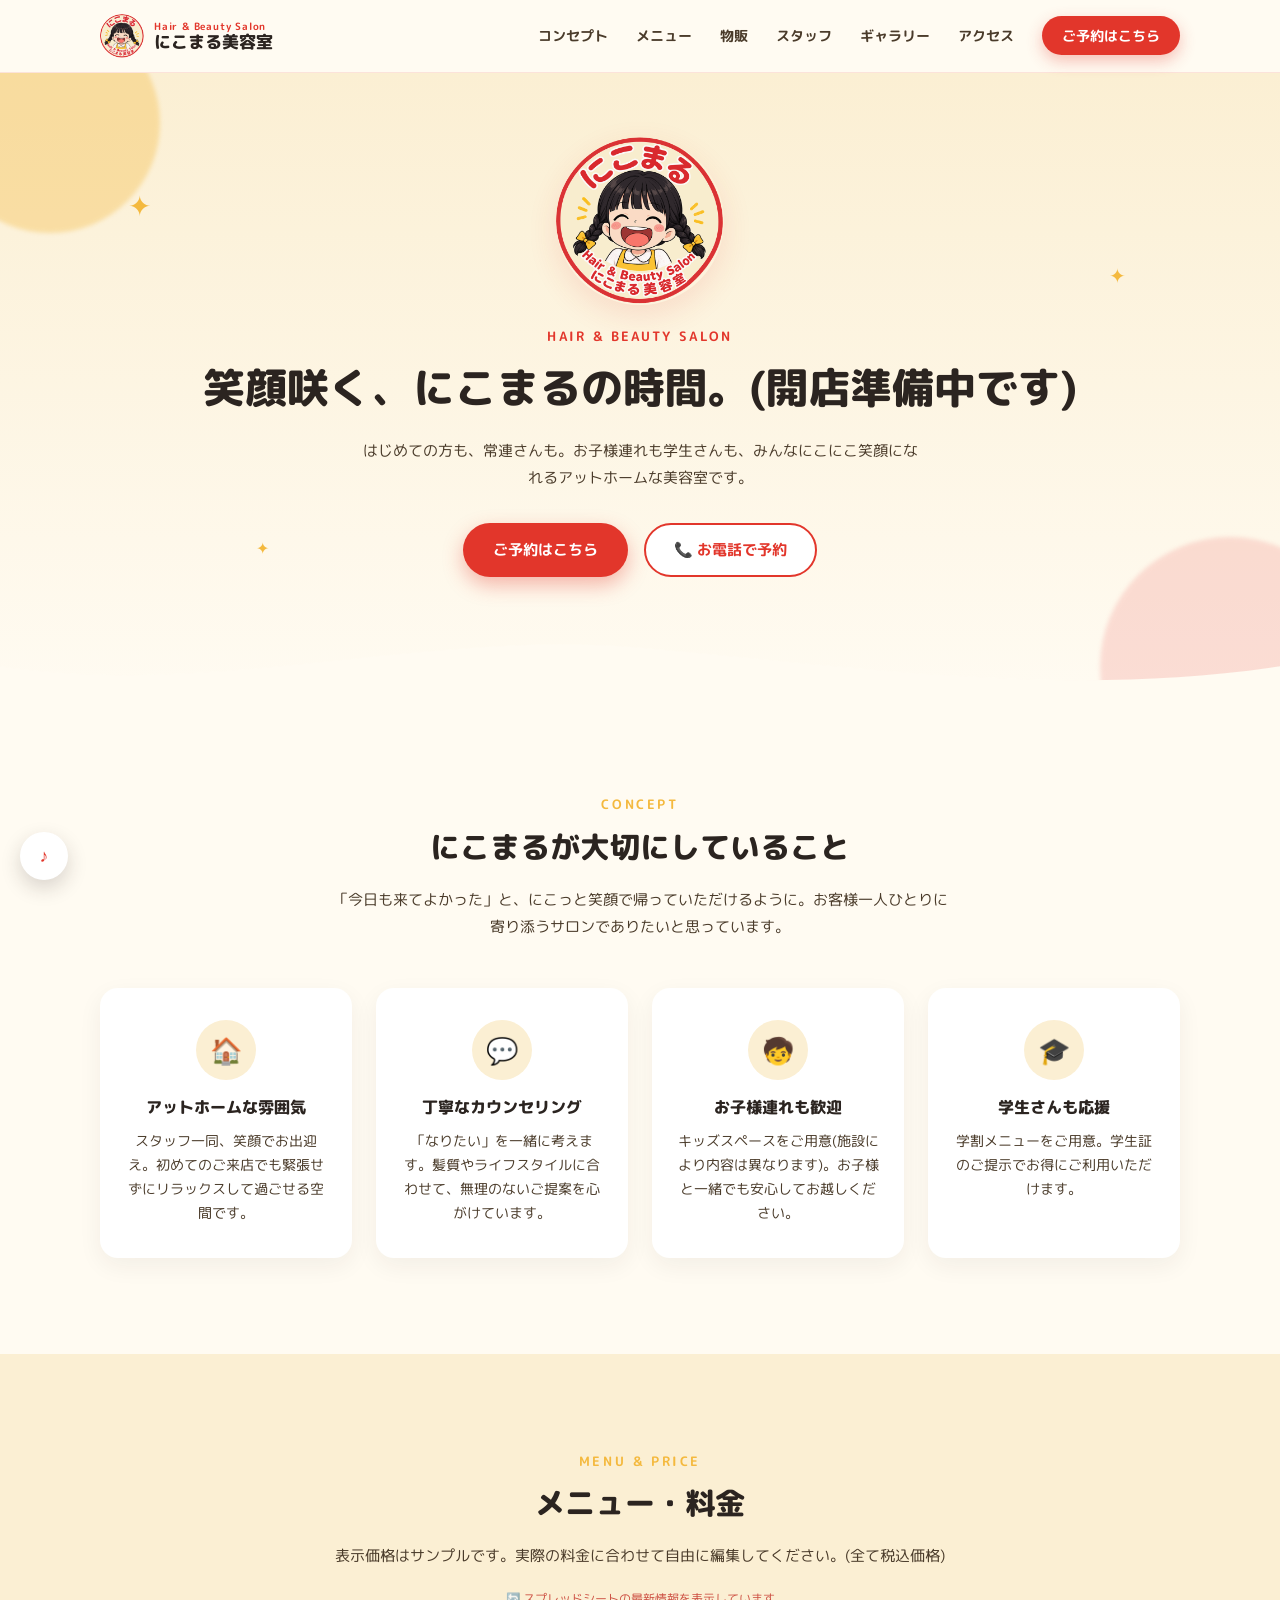
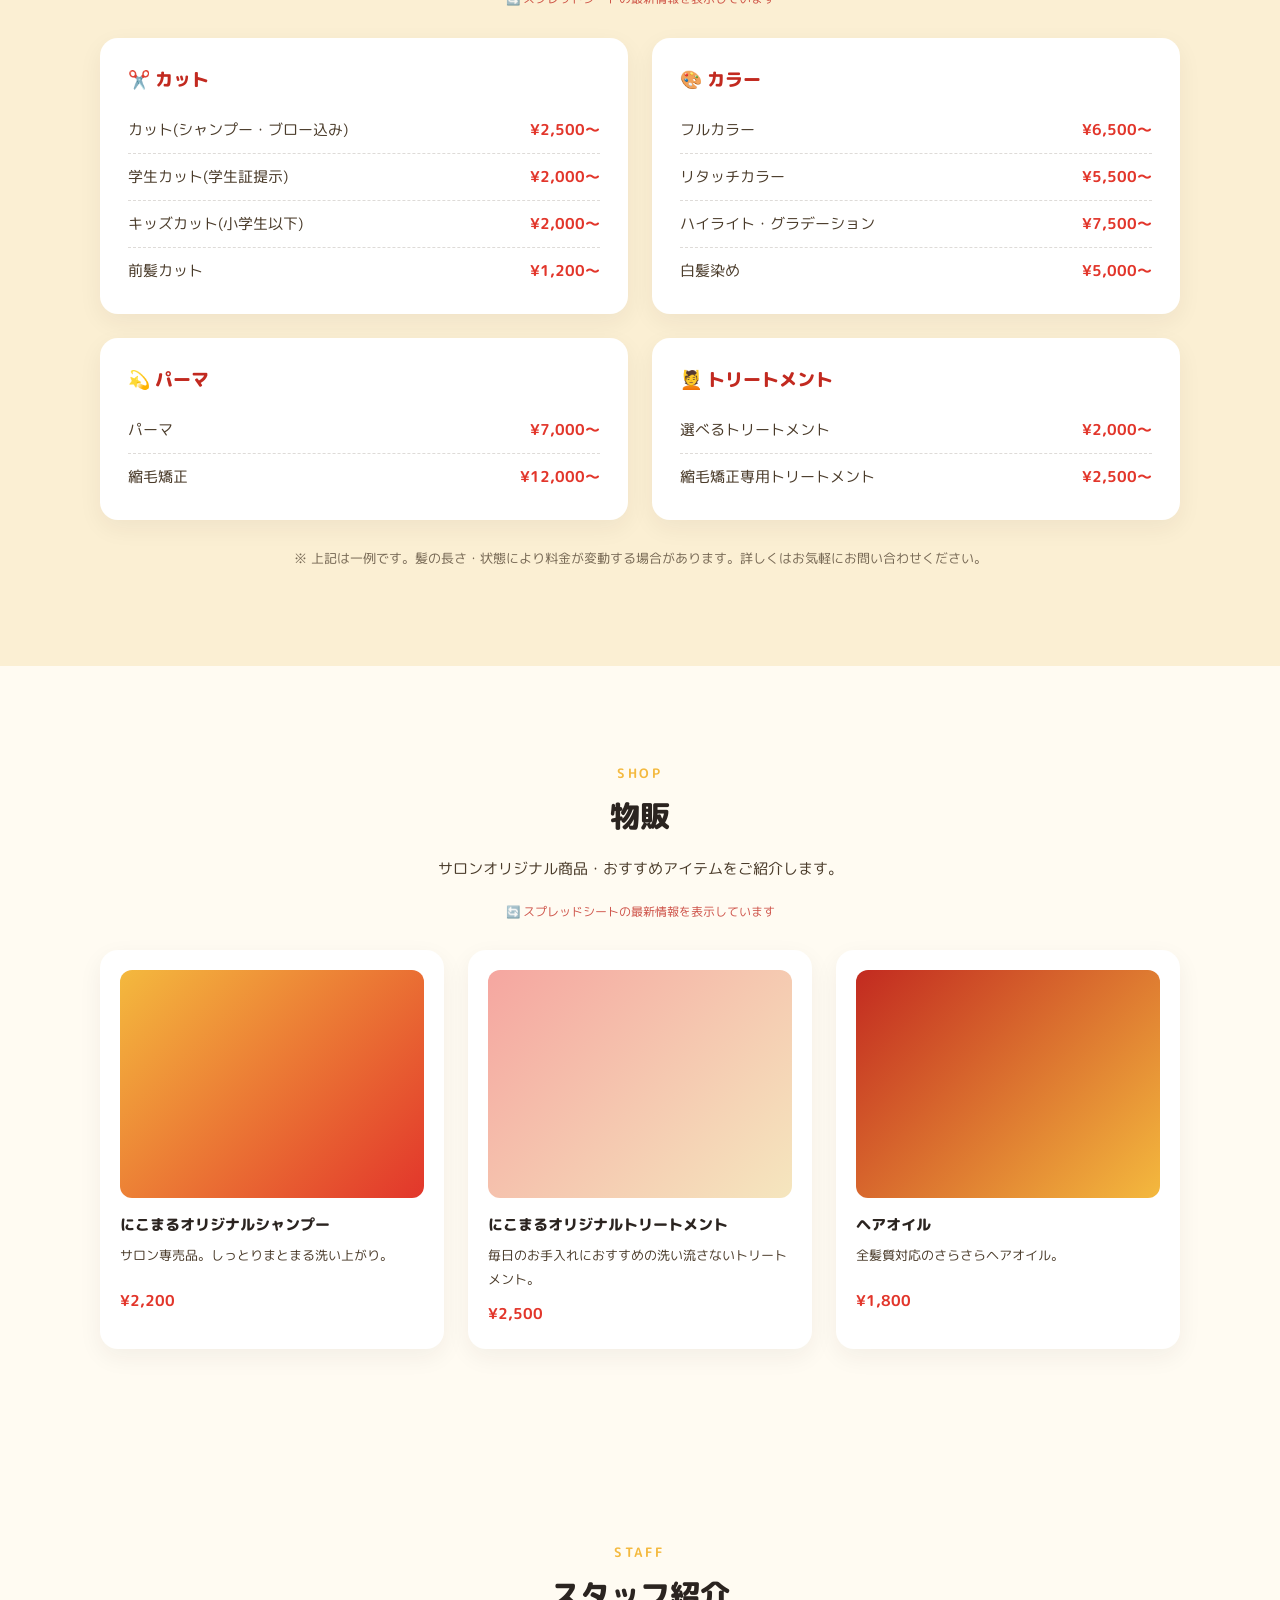
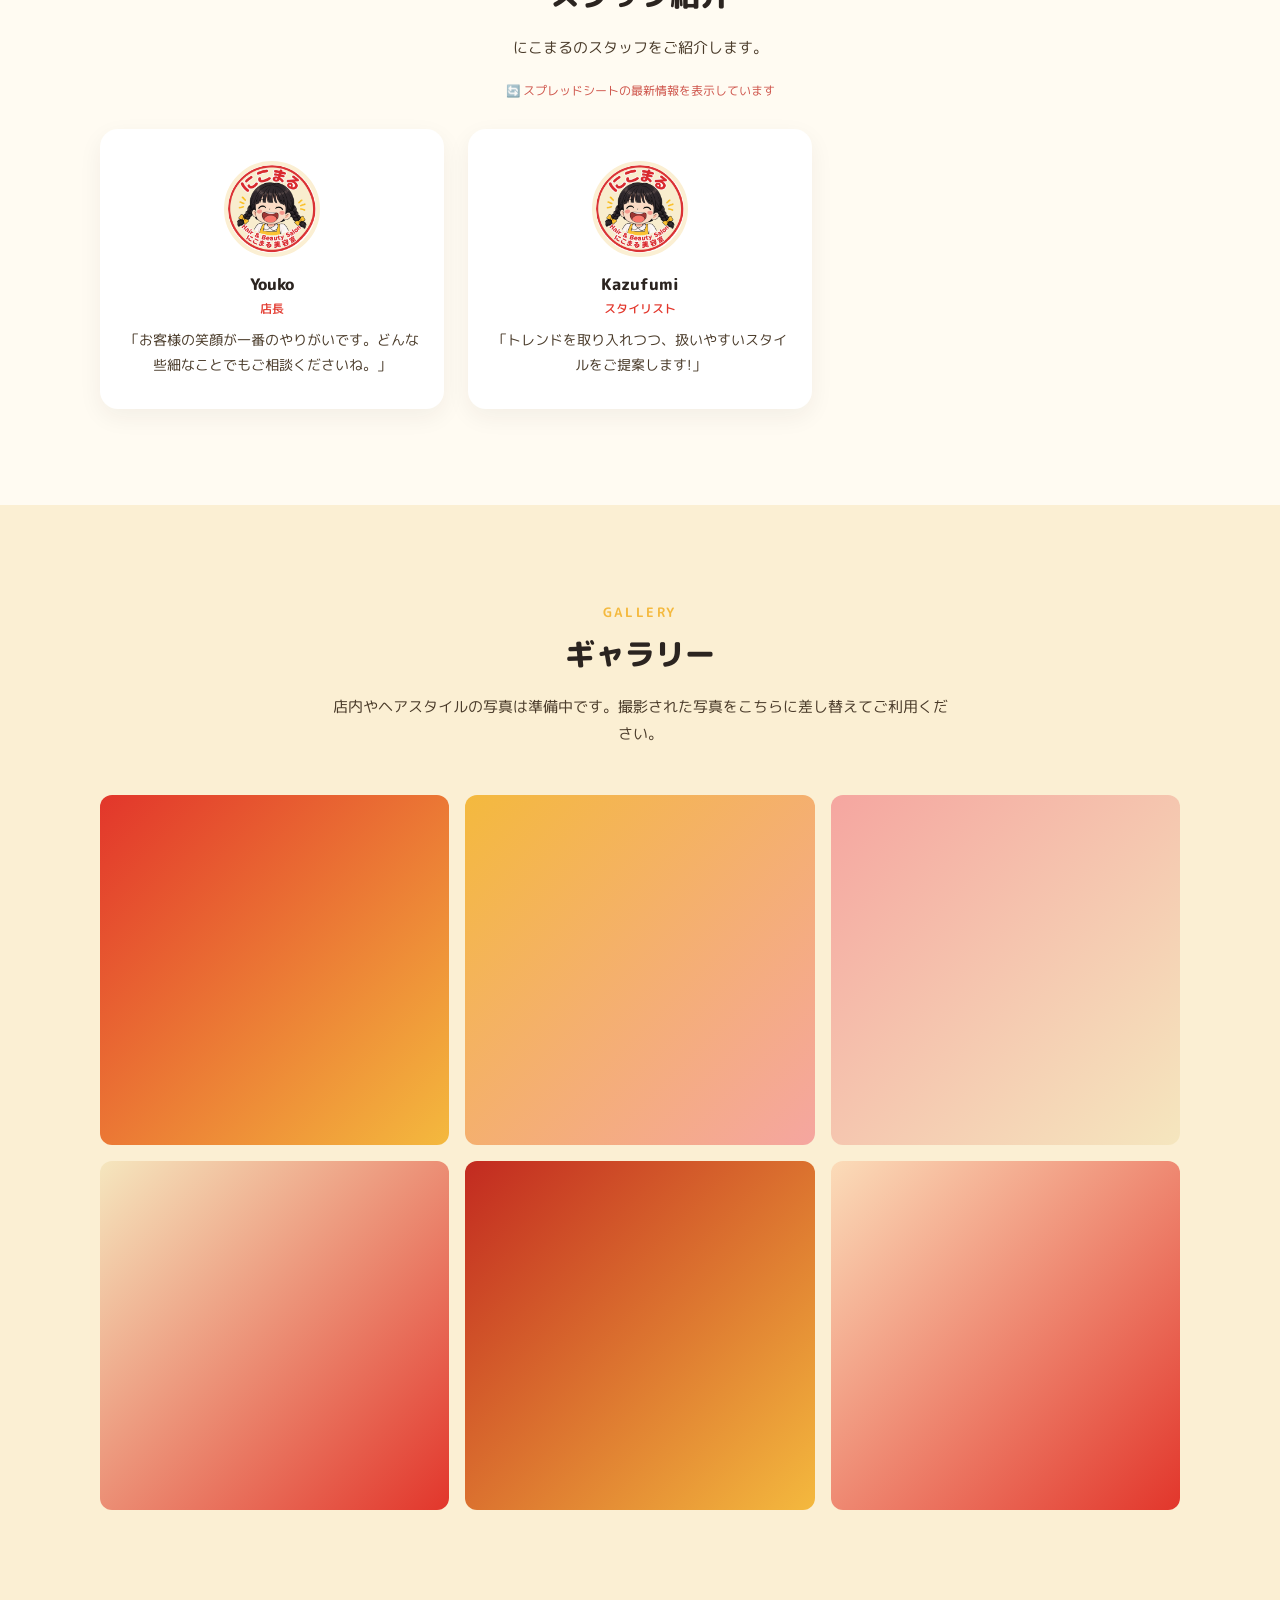
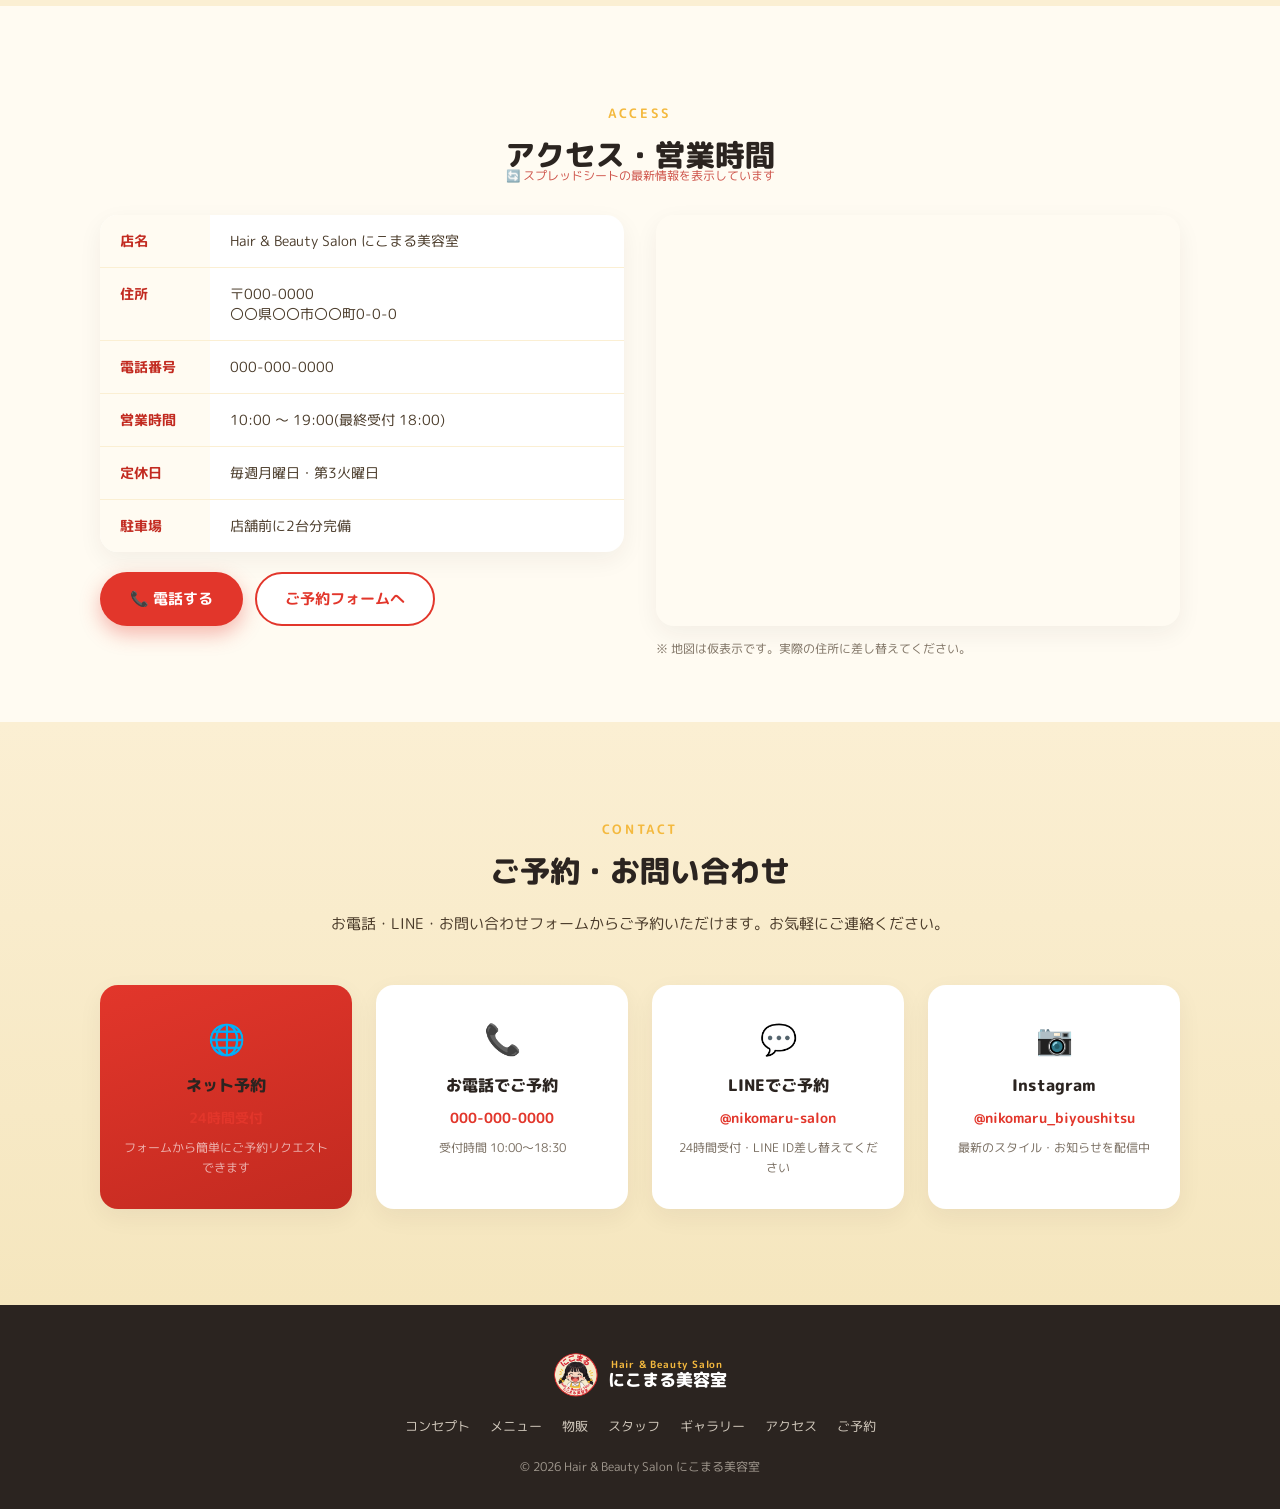
<file: index.html>
<!doctype html><html><head><meta charset=utf8><meta name=viewport content="width=device-width,initial-scale=1,viewport-fit=cover"><style>:root{color-scheme:light;box-sizing:border-box;padding-top:env(safe-area-inset-top,0px);padding-bottom:env(safe-area-inset-bottom,0px)}html{scroll-padding-top:env(safe-area-inset-top,0px)}body{margin:0;padding:0;font:14px -apple-system,BlinkMacSystemFont,sans-serif;background:#faf9f5;color:#141413}img{max-width:100%}[hidden]:not([hidden=until-found i]){display:none!important}</style></head><body>
<!doctype html>
<html lang="ja">
<head>
<meta charset="UTF-8">
<meta name="viewport" content="width=device-width, initial-scale=1, viewport-fit=cover">
<title>Hair &amp; Beauty Salon にこまる美容室</title>
<meta name="description" content="にこまる美容室は、笑顔があふれるアットホームな美容室です。カット・カラー・パーマ・トリートメントなど、お子様連れの方も学生さんも安心してお越しいただけます。">
<link rel="icon" href="assets/img/logo.png" type="image/png">
<link rel="apple-touch-icon" href="assets/img/logo.png">
<link rel="preconnect" href="https://fonts.googleapis.com">
<link rel="preconnect" href="https://fonts.gstatic.com" crossorigin>
<link href="https://fonts.googleapis.com/css2?family=M+PLUS+Rounded+1c:wght@400;500;700;800&display=swap" rel="stylesheet">
<link rel="stylesheet" href="css/style.css">
</head>
<body>

<a class="skip-link" href="#main">本文へスキップ</a>

<header class="site-header" id="header">
  <div class="container header-inner">
    <a class="brand" href="#top">
      <img src="assets/img/logo.png" alt="にこまる美容室 ロゴ" class="brand-logo">
      <span class="brand-text">
        <span class="brand-text-en">Hair &amp; Beauty Salon</span>
        <span class="brand-text-ja">にこまる美容室</span>
      </span>
    </a>

    <nav class="nav" id="nav">
      <ul>
        <li><a href="#concept">コンセプト</a></li>
        <li><a href="#menu">メニュー</a></li>
        <li><a href="#shop">物販</a></li>
        <li><a href="#staff">スタッフ</a></li>
        <li><a href="#gallery">ギャラリー</a></li>
        <li><a href="#access">アクセス</a></li>
        <li><a href="#contact" class="nav-cta">ご予約はこちら</a></li>
      </ul>
    </nav>

    <button class="nav-toggle" id="navToggle" aria-label="メニューを開く" aria-expanded="false" aria-controls="nav">
      <span></span><span></span><span></span>
    </button>
  </div>
</header>

<main id="main">

  <!-- HERO -->
  <section class="hero" id="top">
    <div class="hero-bg" aria-hidden="true">
      <span class="blob blob-1"></span>
      <span class="blob blob-2"></span>
      <span class="sparkle sparkle-1">✦</span>
      <span class="sparkle sparkle-2">✦</span>
      <span class="sparkle sparkle-3">✦</span>
    </div>
    <div class="container hero-inner">
      <img src="assets/img/logo.png" alt="にこまる美容室 ロゴ" class="hero-logo">
      <p class="hero-eyebrow">HAIR &amp; BEAUTY SALON</p>
      <h1 class="hero-title" id="heroTitle">笑顔咲く、<br class="sp-only">にこまるの時間。</h1>
      <p class="hero-lead" id="heroLead">はじめての方も、常連さんも。<br class="sp-only">お子様連れも学生さんも、みんなにこにこ笑顔になれる<br class="sp-only">アットホームな美容室です。</p>
      <div class="hero-actions">
        <a href="#contact" class="btn btn-primary">ご予約はこちら</a>
        <a href="tel:0000000000" class="btn btn-outline" id="heroCallBtn">📞 お電話で予約</a>
      </div>
    </div>
    <div class="hero-wave" aria-hidden="true">
      <svg viewBox="0 0 1440 120" preserveAspectRatio="none"><path d="M0,64 C240,120 480,0 720,32 C960,64 1200,120 1440,64 L1440,120 L0,120 Z"></path></svg>
    </div>
  </section>

  <!-- CONCEPT -->
  <section class="section" id="concept">
    <div class="container">
      <p class="section-eyebrow">CONCEPT</p>
      <h2 class="section-title">にこまるが大切にしていること</h2>
      <p class="section-lead" id="conceptLead">「今日も来てよかった」と、にこっと笑顔で帰っていただけるように。<br class="sp-only">お客様一人ひとりに寄り添うサロンでありたいと思っています。</p>

      <div class="cards cards-4 reveal-group">
        <div class="card reveal">
          <div class="card-icon">🏠</div>
          <h3 id="conceptCard1Title">アットホームな雰囲気</h3>
          <p id="conceptCard1Text">スタッフ一同、笑顔でお出迎え。初めてのご来店でも緊張せずにリラックスして過ごせる空間です。</p>
        </div>
        <div class="card reveal">
          <div class="card-icon">💬</div>
          <h3 id="conceptCard2Title">丁寧なカウンセリング</h3>
          <p id="conceptCard2Text">「なりたい」を一緒に考えます。髪質やライフスタイルに合わせて、無理のないご提案を心がけています。</p>
        </div>
        <div class="card reveal">
          <div class="card-icon">🧒</div>
          <h3 id="conceptCard3Title">お子様連れも歓迎</h3>
          <p id="conceptCard3Text">キッズスペースをご用意(施設により内容は異なります)。お子様と一緒でも安心してお越しください。</p>
        </div>
        <div class="card reveal">
          <div class="card-icon">🎓</div>
          <h3 id="conceptCard4Title">学生さんも応援</h3>
          <p id="conceptCard4Text">学割メニューをご用意。学生証のご提示でお得にご利用いただけます。</p>
        </div>
      </div>
    </div>
  </section>

  <!-- MENU -->
  <section class="section section-alt" id="menu">
    <div class="container">
      <p class="section-eyebrow">MENU &amp; PRICE</p>
      <h2 class="section-title">メニュー・料金</h2>
      <p class="section-lead" id="menuLead">表示価格はサンプルです。実際の料金に合わせて自由に編集してください。<br class="sp-only">(全て税込価格)</p>
      <p class="sync-note" id="menuSyncNote"></p>

      <div class="menu-grid reveal-group" id="menuGrid">
        <div class="menu-block reveal">
          <h3>✂️ カット</h3>
          <ul class="menu-list">
            <li><span>カット(シャンプー・ブロー込み)</span><span class="price">¥4,400〜</span></li>
            <li><span>学生カット</span><span class="price">¥3,300〜</span></li>
            <li><span>キッズカット(小学生以下)</span><span class="price">¥2,200〜</span></li>
            <li><span>前髪カット</span><span class="price">¥1,100〜</span></li>
          </ul>
        </div>
        <div class="menu-block reveal">
          <h3>🎨 カラー</h3>
          <ul class="menu-list">
            <li><span>フルカラー</span><span class="price">¥6,600〜</span></li>
            <li><span>リタッチカラー</span><span class="price">¥5,500〜</span></li>
            <li><span>ハイライト・グラデーション</span><span class="price">¥8,800〜</span></li>
            <li><span>白髪染め</span><span class="price">¥6,600〜</span></li>
          </ul>
        </div>
        <div class="menu-block reveal">
          <h3>💫 パーマ</h3>
          <ul class="menu-list">
            <li><span>パーマ</span><span class="price">¥7,700〜</span></li>
            <li><span>デジタルパーマ</span><span class="price">¥9,900〜</span></li>
            <li><span>縮毛矯正</span><span class="price">¥11,000〜</span></li>
          </ul>
        </div>
        <div class="menu-block reveal">
          <h3>💆 トリートメント</h3>
          <ul class="menu-list">
            <li><span>ヘッドスパ</span><span class="price">¥3,300〜</span></li>
            <li><span>選べるトリートメント</span><span class="price">¥2,200〜</span></li>
            <li><span>縮毛矯正専用トリートメント</span><span class="price">¥3,300〜</span></li>
          </ul>
        </div>
      </div>
      <p class="menu-note" id="menuNote">※ 上記は一例です。髪の長さ・状態により料金が変動する場合があります。詳しくはお気軽にお問い合わせください。</p>
    </div>
  </section>

  <!-- SHOP -->
  <section class="section" id="shop">
    <div class="container">
      <p class="section-eyebrow">SHOP</p>
      <h2 class="section-title">物販</h2>
      <p class="section-lead" id="shopLead">サロンオリジナル商品・おすすめアイテムをご紹介します。</p>
      <p class="sync-note" id="shopSyncNote"></p>

      <div class="shop-grid reveal-group" id="shopGrid">
        <div class="shop-card reveal">
          <div class="shop-img shop-img-1"></div>
          <h3>にこまるオリジナルシャンプー</h3>
          <p class="shop-desc">サロン専売品。しっとりまとまる洗い上がり。</p>
          <span class="shop-price">¥2,200</span>
        </div>
        <div class="shop-card reveal">
          <div class="shop-img shop-img-2"></div>
          <h3>にこまるオリジナルトリートメント</h3>
          <p class="shop-desc">毎日のお手入れにおすすめの洗い流さないトリートメント。</p>
          <span class="shop-price">¥2,500</span>
        </div>
        <div class="shop-card reveal">
          <div class="shop-img shop-img-3"></div>
          <h3>ヘアオイル</h3>
          <p class="shop-desc">全髪質対応のさらさらヘアオイル。</p>
          <span class="shop-price">¥1,800</span>
        </div>
      </div>
    </div>
  </section>

  <!-- STAFF -->
  <section class="section" id="staff">
    <div class="container">
      <p class="section-eyebrow">STAFF</p>
      <h2 class="section-title">スタッフ紹介</h2>
      <p class="section-lead" id="staffLead">にこまるのスタッフをご紹介します。</p>
      <p class="sync-note" id="staffSyncNote"></p>

      <div class="staff-grid reveal-group" id="staffGrid">
        <div class="staff-card reveal">
          <img src="assets/img/logo.png" alt="スタッフ にこ" class="staff-avatar">
          <h3>にこ <span>店長 / スタイリスト</span></h3>
          <p>「お客様の笑顔が一番のやりがいです。どんな些細なことでもご相談くださいね。」</p>
        </div>
        <div class="staff-card reveal">
          <img src="assets/img/logo.png" alt="スタッフ まる" class="staff-avatar">
          <h3>まる <span>スタイリスト</span></h3>
          <p>「トレンドを取り入れつつ、扱いやすいスタイルをご提案します!」</p>
        </div>
        <div class="staff-card reveal">
          <img src="assets/img/logo.png" alt="スタッフ ひなた" class="staff-avatar">
          <h3>ひなた <span>アシスタント</span></h3>
          <p>「丁寧なシャンプーとヘッドスパで、癒やしの時間をお届けします。」</p>
        </div>
      </div>
    </div>
  </section>

  <!-- GALLERY -->
  <section class="section section-alt" id="gallery">
    <div class="container">
      <p class="section-eyebrow">GALLERY</p>
      <h2 class="section-title">ギャラリー</h2>
      <p class="section-lead" id="galleryLead">店内やヘアスタイルの写真は準備中です。撮影された写真をこちらに差し替えてご利用ください。</p>

      <div class="gallery-grid reveal-group">
        <div class="gallery-item reveal g1"></div>
        <div class="gallery-item reveal g2"></div>
        <div class="gallery-item reveal g3"></div>
        <div class="gallery-item reveal g4"></div>
        <div class="gallery-item reveal g5"></div>
        <div class="gallery-item reveal g6"></div>
      </div>
    </div>
  </section>

  <!-- ACCESS -->
  <section class="section" id="access">
    <div class="container">
      <p class="section-eyebrow">ACCESS</p>
      <h2 class="section-title">アクセス・営業時間</h2>
      <p class="sync-note" id="infoSyncNote"></p>

      <div class="access-wrap">
        <div class="access-info reveal">
          <table class="info-table">
            <tr><th>店名</th><td id="infoStoreName">Hair &amp; Beauty Salon にこまる美容室</td></tr>
            <tr><th>住所</th><td id="infoAddress">〒000-0000<br>〇〇県〇〇市〇〇町0-0-0</td></tr>
            <tr><th>電話番号</th><td><a href="tel:0000000000" id="infoPhone">000-000-0000</a></td></tr>
            <tr><th>営業時間</th><td id="infoHours">10:00 〜 19:00(最終受付 18:00)</td></tr>
            <tr><th>定休日</th><td id="infoHolidays">毎週月曜日・第3火曜日</td></tr>
            <tr><th>駐車場</th><td id="infoParking">店舗前に2台分完備</td></tr>
          </table>
          <div class="access-actions">
            <a href="tel:0000000000" class="btn btn-primary" id="accessCallBtn">📞 電話する</a>
            <a href="#contact" class="btn btn-outline">ご予約フォームへ</a>
          </div>
        </div>
        <div class="access-map reveal">
          <iframe
            title="にこまる美容室 地図"
            id="accessMapFrame"
            src="https://www.google.com/maps?q=%E9%A7%85&output=embed"
            loading="lazy"
            referrerpolicy="no-referrer-when-downgrade">
          </iframe>
          <p class="map-note">※ 地図は仮表示です。実際の住所に差し替えてください。</p>
        </div>
      </div>
    </div>
  </section>

  <!-- CONTACT -->
  <section class="section section-contact" id="contact">
    <div class="container">
      <p class="section-eyebrow">CONTACT</p>
      <h2 class="section-title">ご予約・お問い合わせ</h2>
      <p class="section-lead" id="contactLead">お電話・LINE・お問い合わせフォームからご予約いただけます。<br class="sp-only">お気軽にご連絡ください。</p>

      <div class="contact-grid reveal-group">
        <a href="yoyaku.html" class="contact-card reveal contact-card-highlight">
          <div class="contact-icon">🌐</div>
          <h3>ネット予約</h3>
          <p>24時間受付</p>
          <span class="contact-sub">フォームから簡単にご予約リクエストできます</span>
        </a>
        <a href="tel:0000000000" class="contact-card reveal" id="contactPhoneLink">
          <div class="contact-icon">📞</div>
          <h3>お電話でご予約</h3>
          <p id="contactPhoneNumber">000-000-0000</p>
          <span class="contact-sub" id="contactPhoneHours">受付時間 10:00〜18:30</span>
        </a>
        <a href="#" class="contact-card reveal" id="contactLineLink">
          <div class="contact-icon">💬</div>
          <h3>LINEでご予約</h3>
          <p id="contactLineId">@nikomaru-salon</p>
          <span class="contact-sub" id="contactLineHours">24時間受付・LINE ID差し替えてください</span>
        </a>
        <a href="#" class="contact-card reveal" id="contactInstagramLink">
          <div class="contact-icon">📷</div>
          <h3>Instagram</h3>
          <p id="contactInstagramId">@nikomaru_biyoushitsu</p>
          <span class="contact-sub">最新のスタイル・お知らせを配信中</span>
        </a>
      </div>
    </div>
  </section>

</main>

<audio id="bgmAudio" src="assets/audio/bgm.mp3" loop preload="none"></audio>
<button type="button" class="bgm-toggle" id="bgmToggle" aria-pressed="false" aria-label="音楽を再生する">
  <span class="bgm-toggle-icon" aria-hidden="true">♪</span>
</button>

<footer class="site-footer">
  <div class="container footer-inner">
    <a class="brand brand-footer" href="#top">
      <img src="assets/img/logo.png" alt="にこまる美容室 ロゴ" class="brand-logo">
      <span class="brand-text">
        <span class="brand-text-en">Hair &amp; Beauty Salon</span>
        <span class="brand-text-ja">にこまる美容室</span>
      </span>
    </a>
    <nav class="footer-nav">
      <a href="#concept">コンセプト</a>
      <a href="#menu">メニュー</a>
      <a href="#shop">物販</a>
      <a href="#staff">スタッフ</a>
      <a href="#gallery">ギャラリー</a>
      <a href="#access">アクセス</a>
      <a href="#contact">ご予約</a>
    </nav>
    <p class="copyright">&copy; <span id="year"></span> Hair &amp; Beauty Salon にこまる美容室</p>
  </div>
  <button class="to-top" id="toTop" aria-label="トップへ戻る">↑</button>
</footer>

<script src="js/main.js"></script>
</body>
</html>

</body></html>
</file>
<file: css/style.css>
/* ==========================================================================
   にこまる美容室 - style.css
   ========================================================================== */

:root{
  --cream: #FBEFD3;
  --cream-light: #FFFBF2;
  --cream-deep: #F5E6BE;
  --red: #E2362B;
  --red-dark: #C22A20;
  --yellow: #F4B93E;
  --charcoal: #2B2420;
  --text: #4A3B2A;
  --skin: #FBDCB9;
  --blush: #F5A6A0;
  --white: #FFFFFF;
  --shadow: 0 10px 30px rgba(226,54,43,0.12);
  --radius-lg: 28px;
  --radius-md: 18px;
  --radius-sm: 12px;
  --font: 'M PLUS Rounded 1c', 'Hiragino Maru Gothic ProN', 'Hiragino Sans', sans-serif;
}

*, *::before, *::after{ box-sizing: border-box; }
html{ scroll-behavior: smooth; }

body{
  margin: 0;
  font-family: var(--font);
  color: var(--text);
  background: var(--cream-light);
  -webkit-font-smoothing: antialiased;
  overflow-x: hidden;
}

img{ max-width: 100%; display: block; }
a{ color: inherit; text-decoration: none; }
ul{ list-style: none; margin: 0; padding: 0; }
h1,h2,h3{ margin: 0; font-weight: 800; }
p{ margin: 0; line-height: 1.8; }

.container{
  width: 100%;
  max-width: 1120px;
  margin: 0 auto;
  padding: 0 20px;
}

.skip-link{
  position: absolute;
  left: -9999px;
  top: 0;
  background: var(--red);
  color: #fff;
  padding: 10px 16px;
  border-radius: 0 0 8px 0;
  z-index: 999;
}
.skip-link:focus{ left: 0; }

.sp-only{ display: none; }

/* ---------- buttons ---------- */
/* hidden属性がついている間は、下のdisplay指定より必ず優先させる
   (モーダルと同じ理由。ログアウトボタンなどhiddenで出し分けるボタンに必要) */
.btn[hidden]{ display: none !important; }
.btn{
  display: inline-flex;
  align-items: center;
  justify-content: center;
  gap: 6px;
  padding: 14px 28px;
  border-radius: 999px;
  font-weight: 700;
  font-size: 15px;
  white-space: nowrap;
  transition: transform .18s ease, box-shadow .18s ease, background .18s ease;
  border: 2px solid transparent;
}
.btn-primary{
  background: var(--red);
  color: #fff;
  box-shadow: 0 8px 20px rgba(226,54,43,0.35);
}
.btn-primary:hover{ transform: translateY(-2px); background: var(--red-dark); }
.btn-outline{
  background: #fff;
  color: var(--red);
  border-color: var(--red);
}
.btn-outline:hover{ transform: translateY(-2px); background: var(--cream); }

/* ---------- header ---------- */
.site-header{
  position: sticky;
  top: 0;
  z-index: 100;
  background: rgba(255,251,242,0.9);
  backdrop-filter: blur(8px);
  border-bottom: 1px solid rgba(226,54,43,0.12);
}
.header-inner{
  display: flex;
  align-items: center;
  justify-content: space-between;
  height: 72px;
}
.brand{ display: flex; align-items: center; gap: 10px; }
.brand-logo{ width: 44px; height: 44px; border-radius: 50%; }
.brand-text{ display: flex; flex-direction: column; line-height: 1.2; }
.brand-text-en{ font-size: 10px; letter-spacing: .08em; color: var(--red); font-weight: 700; }
.brand-text-ja{ font-size: 17px; font-weight: 800; color: var(--charcoal); }

.nav ul{ display: flex; align-items: center; gap: 28px; }
.nav a{ font-size: 14px; font-weight: 700; color: var(--text); position: relative; }
.nav a:not(.nav-cta):after{
  content: '';
  position: absolute;
  left: 0; bottom: -6px;
  width: 0; height: 2px;
  background: var(--red);
  transition: width .2s ease;
}
.nav a:not(.nav-cta):hover:after{ width: 100%; }
.nav-cta{
  background: var(--red);
  color: #fff !important;
  padding: 10px 20px;
  border-radius: 999px;
  box-shadow: 0 6px 16px rgba(226,54,43,0.3);
}

.nav-toggle{
  display: none;
  width: 40px; height: 40px;
  border: none;
  background: transparent;
  flex-direction: column;
  justify-content: center;
  align-items: center;
  gap: 5px;
  cursor: pointer;
}
.nav-toggle span{
  width: 24px; height: 3px;
  background: var(--charcoal);
  border-radius: 2px;
  transition: transform .25s ease, opacity .25s ease;
}
.nav-toggle[aria-expanded="true"] span:nth-child(1){ transform: translateY(8px) rotate(45deg); }
.nav-toggle[aria-expanded="true"] span:nth-child(2){ opacity: 0; }
.nav-toggle[aria-expanded="true"] span:nth-child(3){ transform: translateY(-8px) rotate(-45deg); }

/* ---------- hero ---------- */
.hero{
  position: relative;
  padding: 64px 0 120px;
  text-align: center;
  background: linear-gradient(180deg, var(--cream) 0%, var(--cream-light) 100%);
  overflow: hidden;
}
.hero-bg{ position: absolute; inset: 0; pointer-events: none; }
.blob{
  position: absolute;
  border-radius: 50%;
  filter: blur(2px);
  opacity: .5;
}
.blob-1{ width: 220px; height: 220px; background: var(--yellow); top: -60px; left: -60px; opacity: .35; }
.blob-2{ width: 260px; height: 260px; background: var(--blush); bottom: -100px; right: -80px; opacity: .35; }
.sparkle{
  position: absolute;
  color: var(--yellow);
  font-size: 28px;
  animation: twinkle 2.4s ease-in-out infinite;
}
.sparkle-1{ top: 18%; left: 10%; animation-delay: 0s; }
.sparkle-2{ top: 30%; right: 12%; animation-delay: .6s; font-size: 20px; }
.sparkle-3{ bottom: 22%; left: 20%; animation-delay: 1.2s; font-size: 16px; }
@keyframes twinkle{
  0%, 100%{ opacity: .3; transform: scale(.85); }
  50%{ opacity: 1; transform: scale(1.15); }
}

.hero-inner{ position: relative; z-index: 1; }
.hero-logo{
  width: 168px;
  height: 168px;
  margin: 0 auto 20px;
  border-radius: 50%;
  box-shadow: var(--shadow);
  animation: floaty 4.5s ease-in-out infinite;
}
@keyframes floaty{
  0%, 100%{ transform: translateY(0); }
  50%{ transform: translateY(-10px); }
}
.hero-eyebrow{
  font-size: 13px;
  letter-spacing: .18em;
  font-weight: 700;
  color: var(--red);
  margin-bottom: 10px;
}
.hero-title{
  font-size: 42px;
  line-height: 1.4;
  color: var(--charcoal);
  margin-bottom: 20px;
}
.hero-lead{
  max-width: 560px;
  margin: 0 auto 32px;
  color: var(--text);
  font-size: 15px;
}
.hero-actions{
  display: flex;
  gap: 16px;
  justify-content: center;
  flex-wrap: wrap;
}

.hero-wave{
  position: absolute;
  left: 0; right: 0; bottom: -2px;
  line-height: 0;
}
.hero-wave svg{ width: 100%; height: 70px; display: block; }
.hero-wave path{ fill: var(--cream-light); }

/* ---------- sections ---------- */
.section{ padding: 96px 0; }
.section-alt{ background: var(--cream); }
.section-contact{ background: linear-gradient(180deg, var(--cream) 0%, var(--cream-deep) 100%); }

.section-eyebrow{
  text-align: center;
  font-size: 13px;
  letter-spacing: .2em;
  font-weight: 700;
  color: var(--yellow);
  -webkit-text-stroke: 0;
  margin-bottom: 8px;
}
.section-title{
  text-align: center;
  font-size: 30px;
  color: var(--charcoal);
  margin-bottom: 16px;
}
.section-lead{
  text-align: center;
  max-width: 620px;
  margin: 0 auto 48px;
  color: var(--text);
  font-size: 15px;
}

/* reveal on scroll */
.reveal{
  opacity: 0;
  transform: translateY(24px);
  transition: opacity .6s ease, transform .6s ease;
}
.reveal.in-view{ opacity: 1; transform: translateY(0); }

/* cards (concept) */
.cards-4{
  display: grid;
  grid-template-columns: repeat(4, 1fr);
  gap: 24px;
}
.card{
  background: #fff;
  border-radius: var(--radius-md);
  padding: 32px 24px;
  text-align: center;
  box-shadow: 0 8px 24px rgba(43,36,32,0.06);
  transition: transform .25s ease, box-shadow .25s ease;
}
.card:hover{ transform: translateY(-6px); box-shadow: var(--shadow); }
.card-icon{
  width: 60px; height: 60px;
  margin: 0 auto 16px;
  display: flex; align-items: center; justify-content: center;
  background: var(--cream);
  border-radius: 50%;
  font-size: 26px;
}
.card h3{ font-size: 16px; margin-bottom: 10px; color: var(--charcoal); }
.card p{ font-size: 13.5px; color: var(--text); }

/* menu */
.menu-grid{
  display: grid;
  grid-template-columns: repeat(2, 1fr);
  gap: 24px;
}
.menu-block{
  background: #fff;
  border-radius: var(--radius-md);
  padding: 28px 28px 20px;
  box-shadow: 0 8px 24px rgba(43,36,32,0.06);
}
.menu-block h3{ font-size: 18px; color: var(--red-dark); margin-bottom: 14px; }
.menu-list li{
  display: flex;
  justify-content: space-between;
  gap: 12px;
  padding: 12px 0;
  border-bottom: 1px dashed rgba(74,59,42,0.18);
  font-size: 14.5px;
}
.menu-list li:last-child{ border-bottom: none; }
.price{ font-weight: 700; color: var(--red); white-space: nowrap; }
.menu-note{
  text-align: center;
  font-size: 12.5px;
  color: var(--text);
  opacity: .75;
  margin-top: 28px;
}

.sync-note{
  text-align: center;
  font-size: 11.5px;
  color: var(--red-dark);
  opacity: 0;
  height: 0;
  overflow: hidden;
  margin: -28px 0 28px;
  transition: opacity .3s ease;
}
.sync-note.visible{ opacity: .8; height: auto; margin: -28px 0 28px; }

/* shop */
.shop-grid{
  display: grid;
  grid-template-columns: repeat(3, 1fr);
  gap: 24px;
}
.shop-card{
  background: #fff;
  border-radius: var(--radius-md);
  padding: 20px 20px 24px;
  box-shadow: 0 8px 24px rgba(43,36,32,0.06);
  transition: transform .25s ease, box-shadow .25s ease;
}
.shop-card:hover{ transform: translateY(-6px); box-shadow: var(--shadow); }
.shop-img{
  aspect-ratio: 4 / 3;
  border-radius: var(--radius-sm);
  margin-bottom: 16px;
  background-size: cover;
  background-position: center;
}
.shop-img-1{ background: linear-gradient(135deg, var(--yellow), var(--red)); }
.shop-img-2{ background: linear-gradient(135deg, var(--blush), var(--cream-deep)); }
.shop-img-3{ background: linear-gradient(135deg, var(--red-dark), var(--yellow)); }
.shop-card h3{ font-size: 15px; color: var(--charcoal); margin-bottom: 8px; }
.shop-desc{ font-size: 13px; color: var(--text); margin-bottom: 12px; min-height: 2.6em; }
.shop-price{ font-weight: 700; color: var(--red); font-size: 15px; }

/* staff */
.staff-grid{
  display: grid;
  grid-template-columns: repeat(3, 1fr);
  gap: 24px;
}
.staff-card{
  background: #fff;
  border-radius: var(--radius-md);
  padding: 32px 24px;
  text-align: center;
  box-shadow: 0 8px 24px rgba(43,36,32,0.06);
}
.staff-avatar{
  width: 96px; height: 96px;
  border-radius: 50%;
  margin: 0 auto 16px;
  border: 4px solid var(--cream);
}
.staff-card h3{
  font-size: 16px;
  color: var(--charcoal);
  margin-bottom: 10px;
  display: flex;
  flex-direction: column;
  gap: 4px;
}
.staff-card h3 span{ font-size: 12px; font-weight: 500; color: var(--red); }
.staff-card p{ font-size: 13.5px; color: var(--text); }

/* gallery */
.gallery-grid{
  display: grid;
  grid-template-columns: repeat(3, 1fr);
  gap: 16px;
}
.gallery-item{
  aspect-ratio: 1 / 1;
  border-radius: var(--radius-sm);
  background-size: cover;
}
.g1{ background: linear-gradient(135deg, var(--red), var(--yellow)); }
.g2{ background: linear-gradient(135deg, var(--yellow), var(--blush)); }
.g3{ background: linear-gradient(135deg, var(--blush), var(--cream-deep)); }
.g4{ background: linear-gradient(135deg, var(--cream-deep), var(--red)); }
.g5{ background: linear-gradient(135deg, var(--red-dark), var(--yellow)); }
.g6{ background: linear-gradient(135deg, var(--skin), var(--red)); }

/* access */
.access-wrap{
  display: grid;
  grid-template-columns: 1fr 1fr;
  gap: 32px;
  align-items: stretch;
}
.info-table{
  width: 100%;
  border-collapse: collapse;
  background: #fff;
  border-radius: var(--radius-md);
  overflow: hidden;
  box-shadow: 0 8px 24px rgba(43,36,32,0.06);
}
.info-table th, .info-table td{
  text-align: left;
  padding: 16px 20px;
  font-size: 14px;
  border-bottom: 1px solid var(--cream);
  vertical-align: top;
}
.info-table th{
  width: 110px;
  color: var(--red-dark);
  font-weight: 700;
  background: var(--cream-light);
}
.info-table tr:last-child th, .info-table tr:last-child td{ border-bottom: none; }
.access-actions{ display: flex; gap: 12px; margin-top: 20px; flex-wrap: wrap; }
.access-map{ position: relative; }
.access-map iframe{
  width: 100%; height: 100%;
  min-height: 260px;
  border: 0;
  border-radius: var(--radius-md);
  box-shadow: 0 8px 24px rgba(43,36,32,0.06);
}
.map-note{ font-size: 11.5px; color: var(--text); opacity: .7; margin-top: 8px; }

/* contact */
.contact-grid{
  display: grid;
  grid-template-columns: repeat(auto-fit, minmax(220px, 1fr));
  gap: 24px;
}
.contact-card{
  display: block;
  background: #fff;
  border-radius: var(--radius-md);
  padding: 32px 24px;
  text-align: center;
  box-shadow: 0 8px 24px rgba(43,36,32,0.06);
  transition: transform .25s ease, box-shadow .25s ease;
}
.contact-card:hover{ transform: translateY(-6px); box-shadow: var(--shadow); }
.contact-card-highlight{
  background: linear-gradient(160deg, var(--red) 0%, var(--red-dark) 100%);
  color: #fff;
}
.contact-card-highlight h3,
.contact-card-highlight p{ color: #fff; }
.contact-card-highlight .contact-sub{ color: rgba(255,255,255,0.85); }
.contact-icon{ font-size: 30px; margin-bottom: 12px; }
.contact-card h3{ font-size: 16px; color: var(--charcoal); margin-bottom: 8px; }
.contact-card p{ font-weight: 700; color: var(--red); margin-bottom: 6px; }
.contact-sub{ font-size: 11.5px; color: var(--text); opacity: .75; }

/* footer */
.site-footer{
  position: relative;
  background: var(--charcoal);
  color: #EFE6D8;
  padding: 48px 0 32px;
}
.footer-inner{
  display: flex;
  flex-direction: column;
  align-items: center;
  gap: 20px;
  text-align: center;
}
.brand-footer .brand-text-en{ color: var(--yellow); }
.brand-footer .brand-text-ja{ color: #fff; }
.footer-nav{ display: flex; gap: 20px; flex-wrap: wrap; justify-content: center; }
.footer-nav a{ font-size: 13px; color: #EFE6D8; opacity: .85; }
.footer-nav a:hover{ opacity: 1; color: var(--yellow); }
.copyright{ font-size: 12px; opacity: .6; }

.to-top{
  position: fixed;
  right: 20px;
  bottom: 20px;
  width: 44px; height: 44px;
  border-radius: 50%;
  border: none;
  background: var(--red);
  color: #fff;
  font-size: 18px;
  cursor: pointer;
  box-shadow: 0 8px 20px rgba(226,54,43,0.35);
  opacity: 0;
  visibility: hidden;
  transform: translateY(10px);
  transition: opacity .25s ease, transform .25s ease, visibility .25s;
  z-index: 90;
}
.to-top.visible{ opacity: 1; visibility: visible; transform: translateY(0); }

/* ---------- BGM再生ボタン ---------- */
.bgm-toggle{
  position: fixed;
  left: 20px;
  bottom: 20px;
  width: 48px; height: 48px;
  border-radius: 50%;
  border: none;
  background: #fff;
  color: var(--red);
  font-size: 18px;
  cursor: pointer;
  box-shadow: 0 8px 20px rgba(43,36,32,0.18);
  z-index: 90;
  transition: transform .15s ease, background .15s ease, color .15s ease;
}
.bgm-toggle:hover{ transform: translateY(-2px); }
.bgm-toggle.is-playing{
  background: var(--red);
  color: #fff;
  animation: bgmPulse 1.6s ease-in-out infinite;
}
@keyframes bgmPulse{
  0%, 100% { box-shadow: 0 8px 20px rgba(226,54,43,0.25); }
  50% { box-shadow: 0 8px 20px rgba(226,54,43,0.5); }
}

/* ==========================================================================
   フォーム共通(予約フォーム・管理画面ログイン)
   ========================================================================== */
.container-narrow{ max-width: 640px; }
.form-page{ padding-top: 56px; }

.form-config-warning{
  background: #fff3e0;
  color: #a15c00;
  border: 1px solid #f4c98a;
  border-radius: var(--radius-sm);
  padding: 16px 20px;
  font-size: 14px;
  margin-bottom: 24px;
}

.booking-form{
  background: #fff;
  border-radius: var(--radius-md);
  padding: 32px 28px;
  box-shadow: 0 8px 24px rgba(43,36,32,0.06);
}

.form-row{ margin-bottom: 20px; }
/* hidden属性がついている間は、下のdisplay:gridより必ず優先させる
   (シフト管理画面の時間入力欄など、hiddenで出し分ける行に必要) */
.form-row-split[hidden]{ display: none !important; }
.form-row-split{
  display: grid;
  grid-template-columns: 1fr 1fr;
  gap: 16px;
}
.form-row label{
  display: block;
  font-size: 13.5px;
  font-weight: 700;
  color: var(--charcoal);
  margin-bottom: 8px;
}
.form-row .required{
  display: inline-block;
  font-size: 10.5px;
  font-weight: 700;
  color: #fff;
  background: var(--red);
  border-radius: 999px;
  padding: 2px 8px;
  margin-left: 6px;
  vertical-align: middle;
}
.form-row input[type="text"],
.form-row input[type="tel"],
.form-row input[type="email"],
.form-row input[type="password"],
.form-row input[type="date"],
.form-row input[type="time"],
.form-row select,
.form-row textarea{
  width: 100%;
  font-family: var(--font);
  font-size: 15px;
  color: var(--text);
  background: var(--cream-light);
  border: 1px solid rgba(74,59,42,0.2);
  border-radius: var(--radius-sm);
  padding: 12px 14px;
}
.form-row textarea{ resize: vertical; }
.form-row input:focus,
.form-row select:focus,
.form-row textarea:focus{
  outline: 2px solid var(--red);
  outline-offset: 1px;
}

.form-honeypot{
  position: absolute;
  left: -9999px;
  width: 1px;
  height: 1px;
  overflow: hidden;
}

.form-message{
  min-height: 1.4em;
  font-size: 13.5px;
  font-weight: 700;
  margin-bottom: 16px;
}
.form-message-success{ color: #2a7a3b; }
.form-message-error{ color: var(--red); }

.btn-sm{ padding: 9px 18px; font-size: 13px; }
.btn-danger{ color: var(--red-dark); border-color: var(--red-dark); }
.btn-danger:hover{ background: #fdecea; }

@media (max-width: 560px){
  .form-row-split{ grid-template-columns: 1fr; }
  .booking-form{ padding: 24px 18px; }
}

/* ---------- ネット予約: 空き状況カレンダー ---------- */
#bookingSteps{ display: flex; flex-direction: column; gap: 20px; }

.form-hint{
  font-size: 12.5px;
  color: var(--text);
  opacity: .75;
  margin-top: -12px;
  margin-bottom: 0;
}

.availability-header{
  display: flex;
  align-items: center;
  justify-content: space-between;
  flex-wrap: wrap;
  gap: 10px;
  margin-bottom: 4px;
}
.availability-header label{
  font-size: 13.5px;
  font-weight: 700;
  color: var(--charcoal);
}

.availability-list{
  display: flex;
  flex-direction: column;
  gap: 10px;
  margin-top: 16px;
}
.availability-day{
  border: 1px solid rgba(74,59,42,0.15);
  border-radius: var(--radius-sm);
  padding: 12px 16px;
}
.availability-day.is-empty{ opacity: .5; }
.availability-day-header{
  font-size: 13.5px;
  font-weight: 700;
  color: var(--charcoal);
  margin-bottom: 8px;
}
.availability-day-none{
  font-size: 12.5px;
  color: var(--text);
  opacity: .7;
}
.availability-slots{
  display: flex;
  flex-wrap: wrap;
  gap: 8px;
}
.slot-btn{
  font-family: var(--font);
  font-size: 13px;
  font-weight: 700;
  color: var(--red-dark);
  background: var(--cream-light);
  border: 1px solid rgba(226,54,43,0.3);
  border-radius: 999px;
  padding: 8px 16px;
  cursor: pointer;
  transition: background .15s ease, color .15s ease;
}
.slot-btn:hover{ background: var(--red); color: #fff; }
.slot-btn.is-selected{ background: var(--red); color: #fff; }

.booking-summary{
  background: var(--cream-light);
  border-radius: var(--radius-sm);
  padding: 14px 18px;
  font-size: 13.5px;
  color: var(--charcoal);
  margin-bottom: 20px;
  font-weight: 700;
}

.booking-form-actions{
  display: flex;
  gap: 12px;
  flex-wrap: wrap;
  align-items: center;
}

/* ==========================================================================
   Responsive
   ========================================================================== */
@media (max-width: 900px){
  .cards-4{ grid-template-columns: repeat(2, 1fr); }
  .shop-grid{ grid-template-columns: repeat(2, 1fr); }
  .staff-grid{ grid-template-columns: repeat(2, 1fr); }
  .access-wrap{ grid-template-columns: 1fr; }
}

@media (max-width: 720px){
  .sp-only{ display: inline; }
  .nav{
    position: fixed;
    top: 72px; left: 0; right: 0;
    background: var(--cream-light);
    border-bottom: 1px solid rgba(226,54,43,0.12);
    transform: translateY(-120%);
    opacity: 0;
    transition: transform .3s ease, opacity .3s ease;
    max-height: calc(100vh - 72px);
    overflow-y: auto;
  }
  .nav.open{ transform: translateY(0); opacity: 1; }
  .nav ul{
    flex-direction: column;
    align-items: stretch;
    padding: 20px;
    gap: 4px;
  }
  .nav ul li a{
    display: block;
    padding: 14px 8px;
    border-bottom: 1px solid rgba(226,54,43,0.08);
  }
  .nav-cta{ text-align: center; margin-top: 8px; }
  .nav-toggle{ display: flex; }

  .hero{ padding: 40px 0 90px; }
  .hero-title{ font-size: 30px; }
  .section{ padding: 64px 0; }
  .section-title{ font-size: 24px; }

  .cards-4{ grid-template-columns: 1fr 1fr; gap: 16px; }
  .card{ padding: 24px 16px; }
  .menu-grid{ grid-template-columns: 1fr; }
  .shop-grid{ grid-template-columns: repeat(2, 1fr); }
  .staff-grid{ grid-template-columns: 1fr; }
  .gallery-grid{ grid-template-columns: repeat(2, 1fr); }
  .contact-grid{ grid-template-columns: 1fr; }
}
</file>
